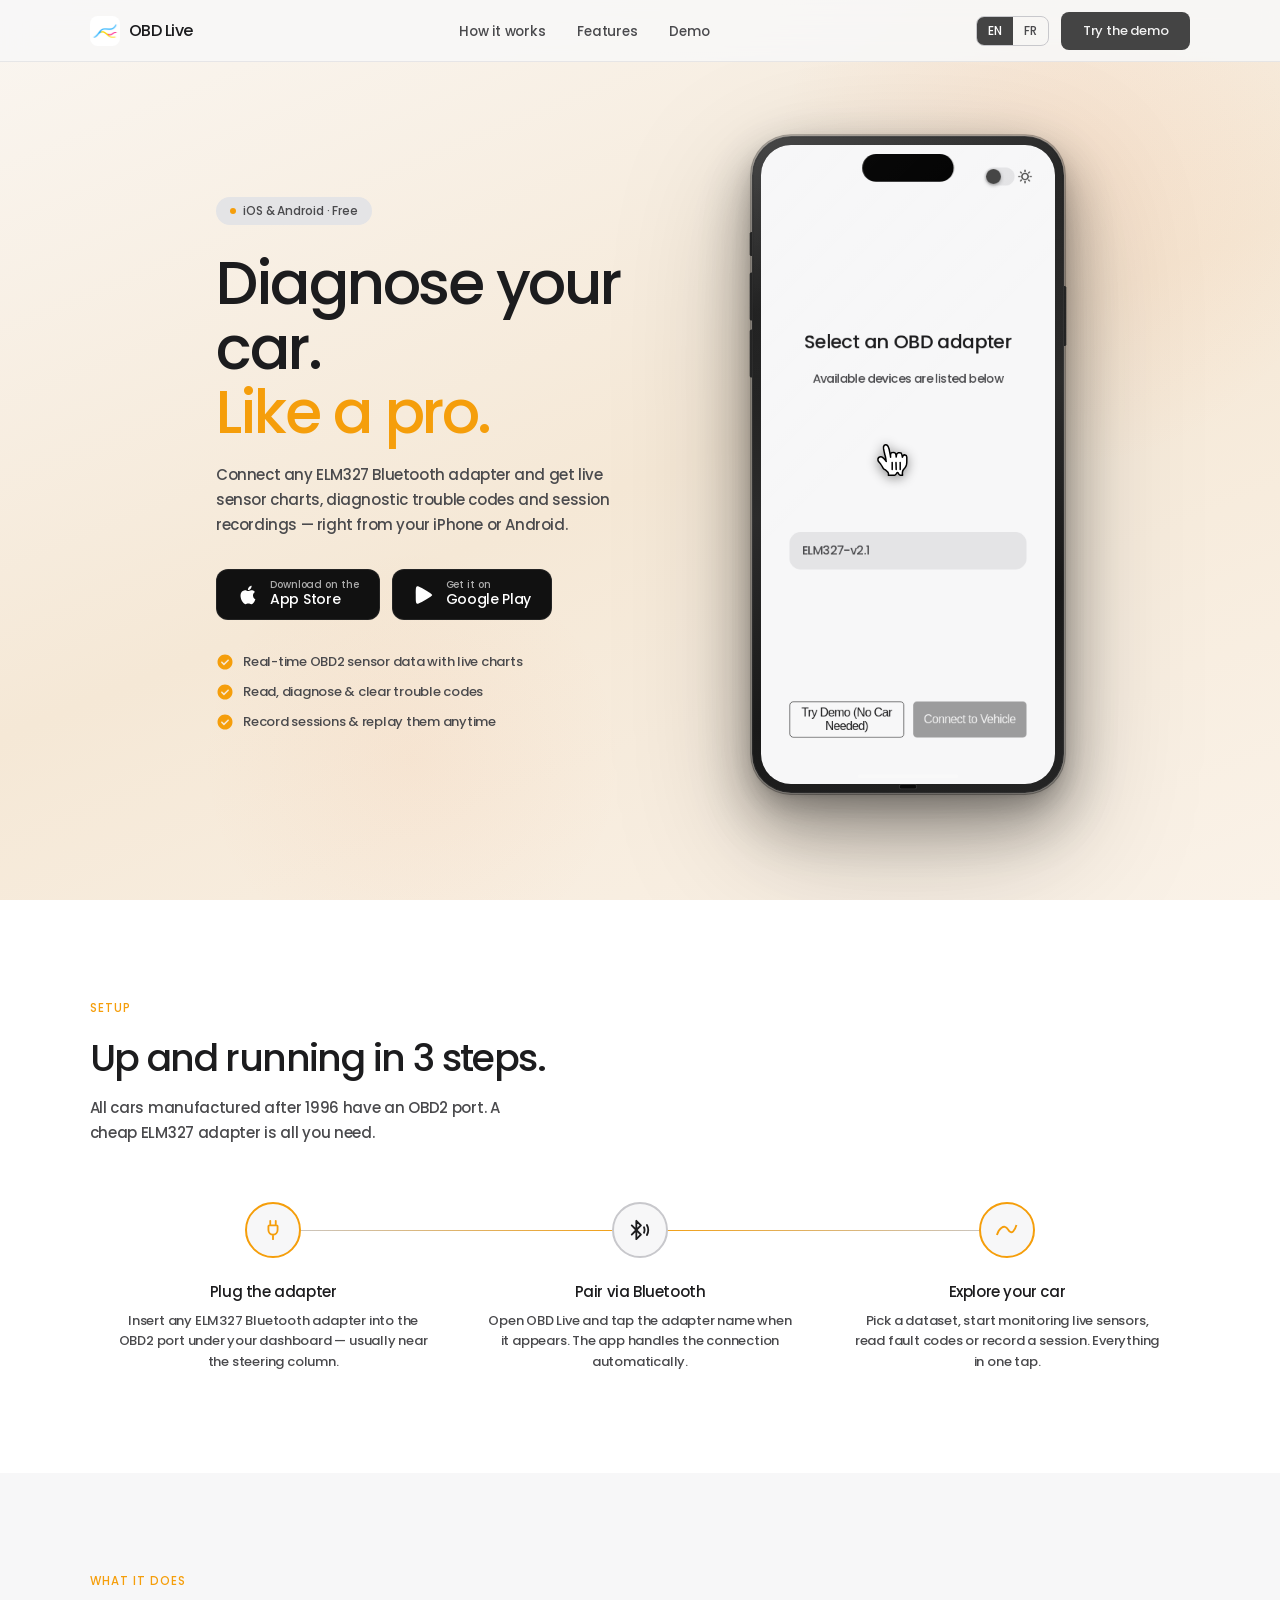
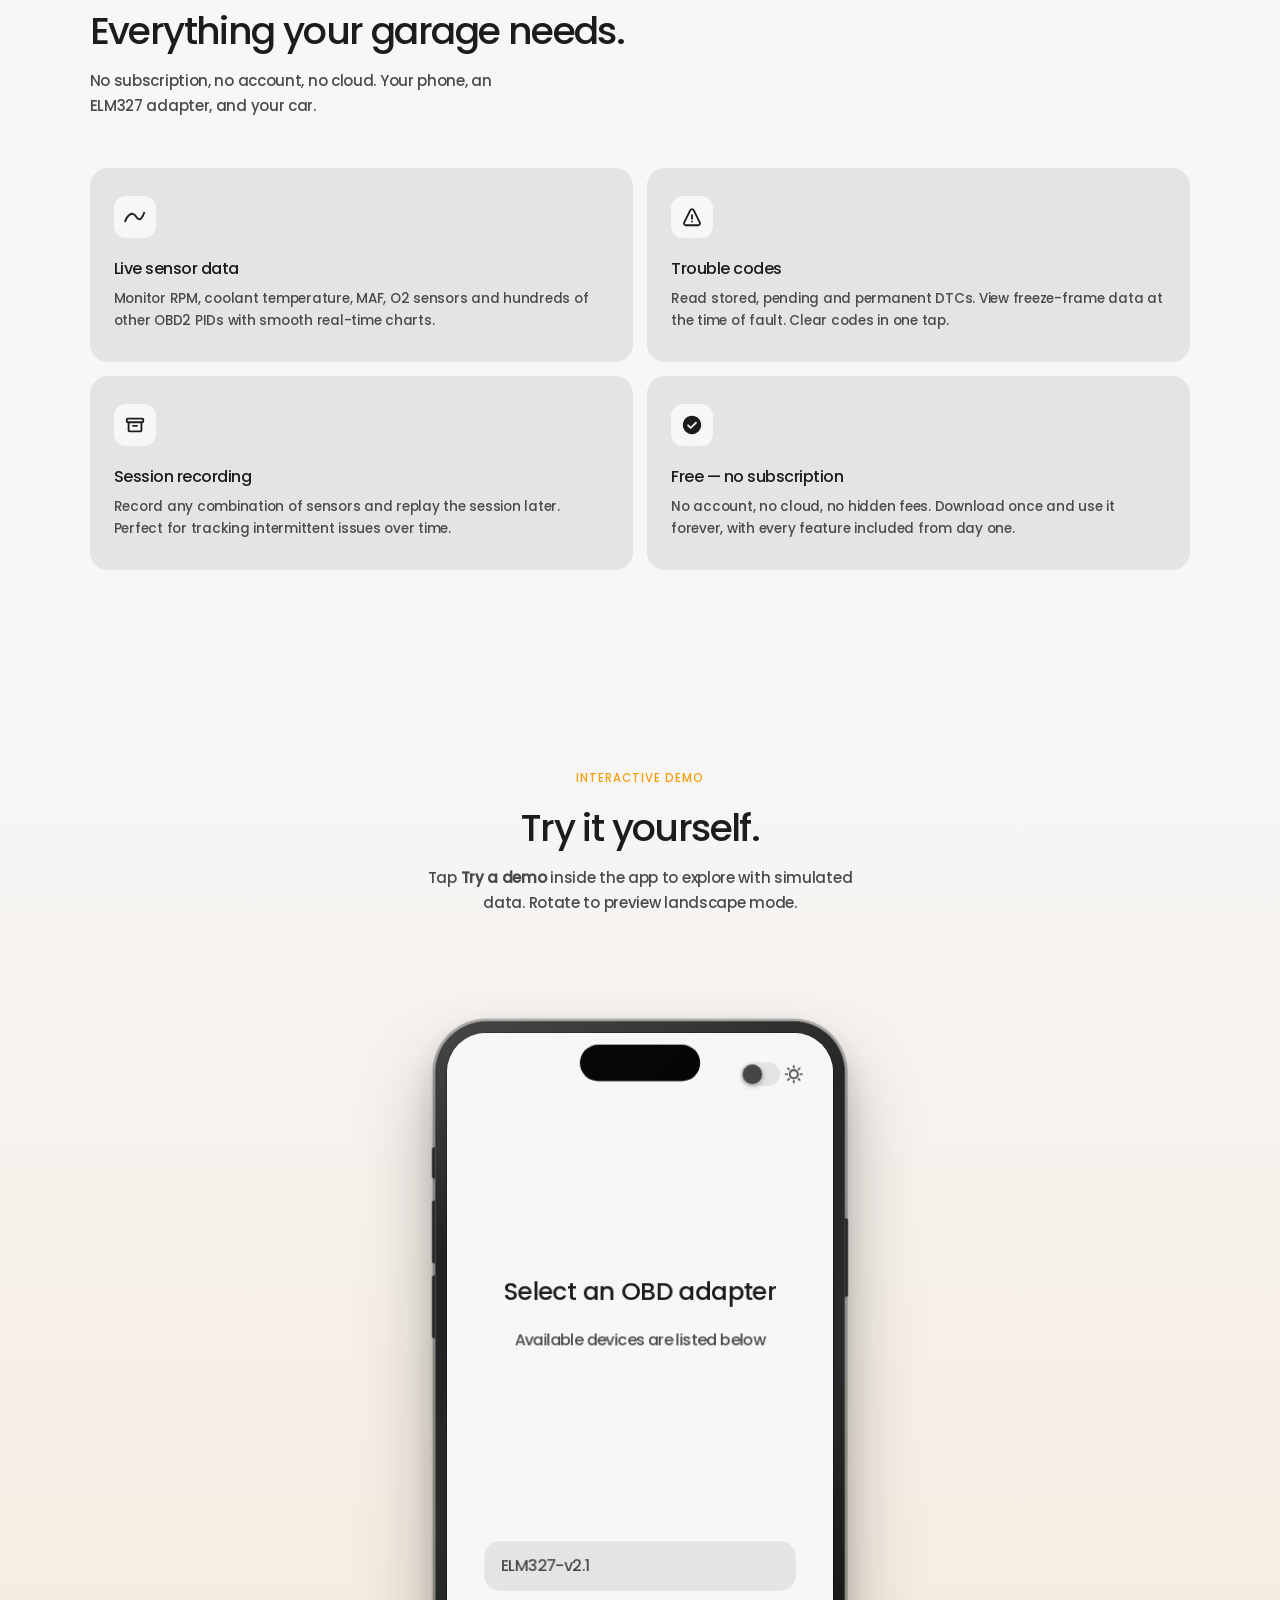
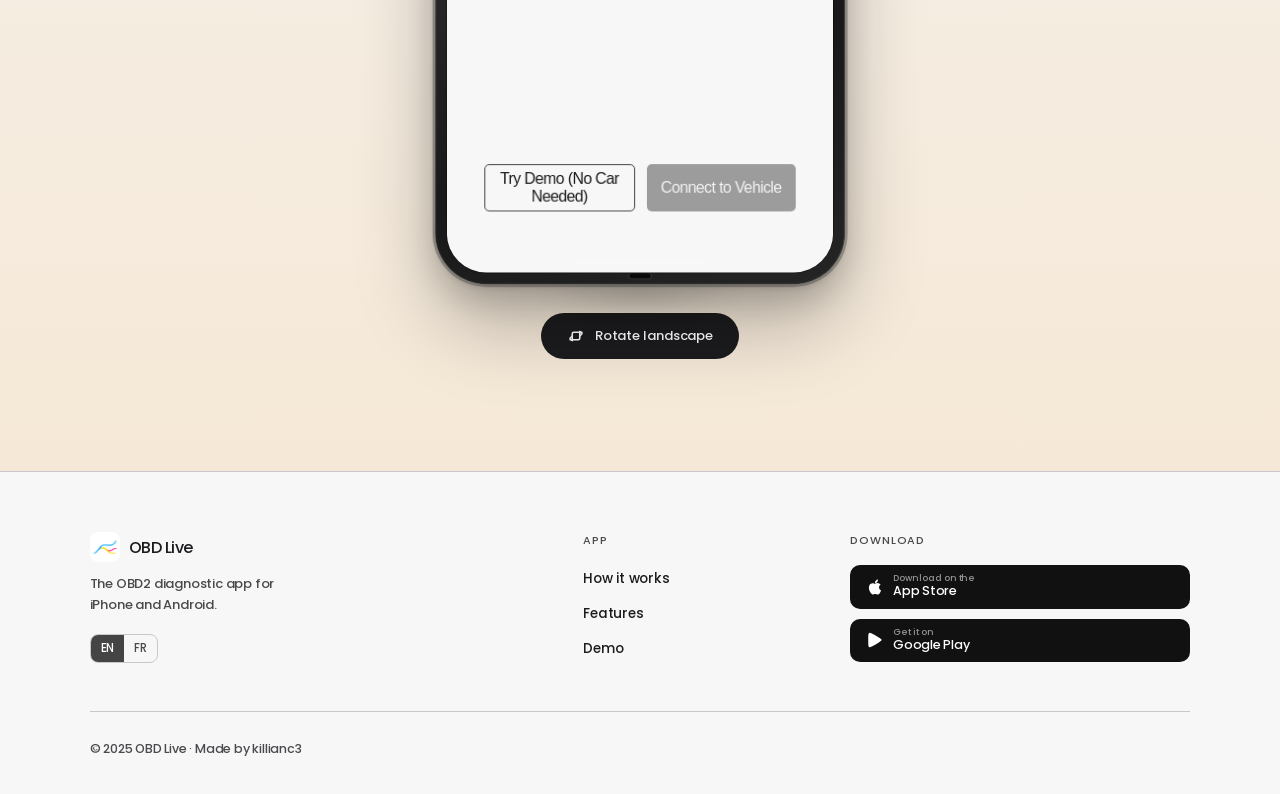
<file: index.html>
<!DOCTYPE html><html lang="en"><head><meta charset="utf-8"><meta name="viewport" content="width=device-width,initial-scale=1"><title>OBD Live — Diagnose your car. Like a pro.</title><meta name="description" content="Connect any ELM327 Bluetooth adapter to read live sensor data, diagnostic trouble codes and record sessions — right from your iPhone or Android."><link rel="icon" href="favicon.ico" sizes="any"><link rel="icon" href="favicon-32.png" type="image/png" sizes="32x32"><link rel="apple-touch-icon" href="app-icon.png"><style>*,::after,::before{margin:0;padding:0;box-sizing:border-box}@font-face{font-family:Poppins;src:url("Poppins-Medium.woff2") format("woff2");font-weight:500}@font-face{font-family:Poppins;src:url("Poppins-Light.woff2") format("woff2");font-weight:300}:root{--bg:#F7F7F8;--card:#E4E4E6;--text:#1C1C1E;--sub:#4A4A4D;--line:#C8C8CC;--btn:#444444;--btntx:#F2F2F2;--orange:#F59E0B}html{scroll-behavior:smooth}body{font-family:Poppins,-apple-system,sans-serif;background:var(--bg);color:var(--text);overflow-x:hidden}a{text-decoration:none;color:inherit}.nav{position:fixed;inset:0 0 auto 0;z-index:200;height:62px;padding:0 7%;display:flex;align-items:center;justify-content:space-between;gap:24px;background:rgba(247,247,248,.88);backdrop-filter:blur(14px);-webkit-backdrop-filter:blur(14px);border-bottom:1px solid rgba(200,200,204,.38)}.nav-brand{display:flex;align-items:center;gap:9px;flex-shrink:0}.nav-logo-img{width:30px;height:30px;border-radius:8px;display:block;flex-shrink:0}.nav-logo-text{font-size:16px;font-weight:500;letter-spacing:-.5px}.nav-links{list-style:none;display:flex;gap:32px;flex:1;justify-content:center}.nav-links a{font-size:13.5px;font-weight:500;color:var(--sub);letter-spacing:-.25px;transition:color .15s}.nav-links a:hover{color:var(--text)}.lang-toggle{display:flex;align-items:center;gap:0;border:1.5px solid var(--line);border-radius:8px;overflow:hidden;flex-shrink:0}.lang-toggle button{background:0 0;border:none;cursor:pointer;font-family:Poppins,sans-serif;font-size:12px;font-weight:500;letter-spacing:-.1px;padding:5px 11px;color:var(--sub);transition:background .15s,color .15s}.lang-toggle button.active{background:var(--btn);color:#fff}.lang-toggle button:not(.active):hover{background:var(--card)}.nav-cta{font-size:13px;font-weight:500;letter-spacing:-.2px;padding:9px 22px;background:var(--btn);color:var(--btntx);border-radius:8px;transition:background .15s,transform .12s;flex-shrink:0}.nav-cta:hover{background:#2e2e2e;transform:translateY(-1px)}.hero{min-height:100vh;padding:92px 7% 64px;display:flex;align-items:center;justify-content:center;gap:56px;background:linear-gradient(158deg,#faf6f1 0,#f5e8d6 52%,#faf2e8 100%);position:relative;overflow:hidden}.hero::before{content:'';position:absolute;top:-120px;right:-80px;width:600px;height:600px;background:radial-gradient(circle,rgba(240,124,58,.1) 0,transparent 68%);pointer-events:none}.hero::after{content:'';position:absolute;bottom:-80px;left:15%;width:440px;height:440px;background:radial-gradient(circle,rgba(240,124,58,.06) 0,transparent 68%);pointer-events:none}.hero-text{flex:1;max-width:480px;position:relative;z-index:1}.badge{display:inline-flex;align-items:center;gap:7px;padding:5px 14px;background:var(--card);border-radius:100px;font-size:12px;font-weight:500;color:var(--sub);letter-spacing:-.1px;margin-bottom:26px}.badge-dot{width:6px;height:6px;background:var(--orange);border-radius:50%}h1{font-size:clamp(36px, 4.8vw, 60px);font-weight:500;letter-spacing:-2.5px;line-height:1.07;margin-bottom:18px}h1 em{font-style:normal;color:var(--orange)}.hero-desc{font-size:15px;font-weight:500;color:var(--sub);letter-spacing:-.4px;line-height:1.68;max-width:420px;margin-bottom:32px}.store-row{display:flex;gap:12px;flex-wrap:wrap;margin-bottom:32px}.store-btn{display:inline-flex;align-items:center;gap:11px;padding:10px 20px;background:#111;color:#fff;border-radius:12px;border:1.5px solid rgba(255,255,255,.08);transition:background .15s,transform .12s;min-width:152px}.store-btn:hover{background:#2a2a2a;transform:translateY(-1px)}.store-btn svg{width:22px;height:22px;flex-shrink:0}.store-btn-label{font-size:10px;font-weight:500;color:rgba(255,255,255,.65);letter-spacing:-.1px;line-height:1}.store-btn-name{font-size:14px;font-weight:500;color:#fff;letter-spacing:-.3px;line-height:1.3}.hero-checks{display:flex;flex-direction:column;gap:10px}.check-row{display:flex;align-items:center;gap:9px;font-size:13px;font-weight:500;color:var(--sub);letter-spacing:-.25px}.check-icon{width:18px;height:18px;color:var(--orange);flex-shrink:0;display:flex;align-items:center}.check-icon svg{width:18px;height:18px}.hero-phone-clip{flex-shrink:0;width:312px;height:657px;position:relative;z-index:1;filter:drop-shadow(0 40px 64px rgba(0,0,0,.2)) drop-shadow(0 14px 28px rgba(0,0,0,.12))}.hero-phone-inner{position:absolute;top:0;left:0;width:416px;height:876px;transform-origin:top left;transform:scale(.75)}.phone-base{position:relative;width:416px;height:876px}.phone-chrome{position:absolute;top:50%;left:50%;width:416px;height:876px;border-radius:52px;z-index:1;background:linear-gradient(155deg,#3c3c3c 0,#1e1e1e 22%,#2b2b2b 48%,#191919 74%,#252525 100%);box-shadow:0 0 0 1px rgba(255,255,255,.19),0 0 0 2.5px rgba(0,0,0,.3),0 40px 80px rgba(0,0,0,.28),0 16px 32px rgba(0,0,0,.16),0 4px 8px rgba(0,0,0,.1),inset 0 1px 1px rgba(255,255,255,.11),inset 0 0 0 1.5px rgba(255,255,255,.05);transition:transform .35s ease-in-out;transform:translate3d(-50%,-50%,0)}.phone-chrome::before{content:'';position:absolute;inset:2px;border-radius:50px;background:linear-gradient(170deg,rgba(255,255,255,.06) 0,transparent 38%);pointer-events:none}.phone-chrome.landscape{transform:translate3d(-50%,-50%,0) rotate(-90deg)}.phone-screen{position:absolute;top:12px;left:12px;right:12px;bottom:12px;border-radius:40px;overflow:hidden;background:#000;box-shadow:inset 0 0 0 .5px rgba(0,0,0,.6)}.phone-screen::after{content:'';position:absolute;inset:0;border-radius:40px;background:linear-gradient(135deg,rgba(255,255,255,.045) 0,transparent 45%);pointer-events:none;z-index:30}.phone-screen iframe{position:absolute;top:0;left:0;width:392px;height:852px;border:none;transform-origin:0 0;will-change:transform;-webkit-backface-visibility:hidden;backface-visibility:hidden}.phone-chrome.landscape .phone-screen iframe{width:852px;height:392px;transform:rotate(90deg) translateY(-100%) translateZ(0)}.dynamic-island{position:absolute;top:12px;left:50%;transform:translateX(-50%);width:122px;height:37px;background:#000;border-radius:20px;z-index:20}.home-indicator{position:absolute;bottom:8px;left:50%;transform:translateX(-50%);width:134px;height:5px;background:rgba(255,255,255,.24);border-radius:3px;z-index:20}.hw-m{position:absolute;top:128px;left:-3px;width:3px;height:32px;background:linear-gradient(to right,#121212,#2e2e2e,#1b1b1b);border-radius:2px 0 0 2px}.hw-vu{position:absolute;top:182px;left:-3px;width:3px;height:64px;background:linear-gradient(to right,#121212,#2e2e2e,#1b1b1b);border-radius:2px 0 0 2px}.hw-vd{position:absolute;top:258px;left:-3px;width:3px;height:64px;background:linear-gradient(to right,#121212,#2e2e2e,#1b1b1b);border-radius:2px 0 0 2px}.hw-pw{position:absolute;top:200px;right:-3px;width:3px;height:80px;background:linear-gradient(to left,#121212,#2e2e2e,#1b1b1b);border-radius:0 2px 2px 0}.hw-uc{position:absolute;bottom:6px;left:50%;transform:translateX(-50%);width:22px;height:5px;background:#0a0a0a;border-radius:3px;box-shadow:0 0 0 1px rgba(255,255,255,.09)}.eyebrow{font-size:11.5px;font-weight:500;letter-spacing:.09em;text-transform:uppercase;color:var(--orange);margin-bottom:12px}h2{font-size:clamp(27px, 3vw, 38px);font-weight:500;letter-spacing:-1.6px;margin-bottom:10px}.section-sub{font-size:15px;font-weight:500;color:var(--sub);letter-spacing:-.3px;line-height:1.65;max-width:440px;margin-bottom:50px}.how{padding:100px 7%;background:#fff}.how .section-sub{margin-bottom:56px}.steps{display:grid;grid-template-columns:repeat(3,1fr);gap:0;position:relative}.steps::before{content:'';position:absolute;top:28px;left:calc(100% / 6);right:calc(100% / 6);height:1.5px;background:linear-gradient(to right,var(--line),var(--orange) 50%,var(--line));z-index:0}.step{display:flex;flex-direction:column;align-items:center;text-align:center;padding:0 28px;position:relative;z-index:1}.step-num{width:56px;height:56px;border-radius:50%;background:var(--bg);border:2px solid var(--line);display:flex;align-items:center;justify-content:center;font-size:18px;font-weight:500;letter-spacing:-.5px;margin-bottom:22px;position:relative}.step:first-child .step-num,.step:last-child .step-num{border-color:var(--orange);color:var(--orange)}.step-num svg{width:22px;height:22px}.step-title{font-size:15px;font-weight:500;letter-spacing:-.4px;margin-bottom:8px}.step-desc{font-size:13px;font-weight:500;color:var(--sub);letter-spacing:-.2px;line-height:1.6}.features{padding:100px 7%;background:var(--bg)}.feat-grid{display:grid;grid-template-columns:repeat(2,1fr);gap:14px}.feat-card{background:var(--card);border-radius:18px;padding:28px 24px 30px}.feat-icon{width:42px;height:42px;background:var(--bg);border-radius:12px;display:flex;align-items:center;justify-content:center;margin-bottom:18px;color:var(--text)}.feat-icon svg{width:22px;height:22px}.feat-name{font-size:16px;font-weight:500;letter-spacing:-.5px;margin-bottom:7px}.feat-desc{font-size:13.5px;font-weight:500;color:var(--sub);letter-spacing:-.25px;line-height:1.62}.oss-band{padding:80px 7%;background:linear-gradient(135deg,#1c1c1e 0,#2c2c2e 100%);display:flex;align-items:center;justify-content:space-between;gap:40px;flex-wrap:wrap}.oss-text{max-width:560px}.oss-band .eyebrow{color:var(--orange)}.oss-band h2{color:#fff;margin-bottom:10px}.oss-band .section-sub{color:rgba(255,255,255,.55);margin-bottom:0;max-width:100%}.btn-ghost{display:inline-flex;align-items:center;gap:9px;padding:13px 26px;border:1.5px solid rgba(255,255,255,.22);color:#fff;border-radius:10px;font-family:Poppins,sans-serif;font-size:14px;font-weight:500;letter-spacing:-.3px;transition:border-color .15s,background .15s,transform .12s;flex-shrink:0;white-space:nowrap}.btn-ghost:hover{border-color:rgba(255,255,255,.5);background:rgba(255,255,255,.06);transform:translateY(-1px)}.demo{padding:100px 7% 112px;display:flex;flex-direction:column;align-items:center;background:linear-gradient(180deg,var(--bg) 0,#f5e8d6 100%)}.demo-head{text-align:center;margin-bottom:56px}.demo-head .section-sub{margin-left:auto;margin-right:auto;text-align:center}.demo-stage{display:flex;flex-direction:column;align-items:center;gap:28px}.phone-wrapper{position:relative;width:416px;height:876px;transform-origin:top center}.phone-wrapper.landscape{width:876px;height:416px}.phone-shadow{position:absolute;bottom:-28px;left:50%;transform:translateX(-50%);width:200px;height:28px;background:radial-gradient(ellipse at 50% 0,rgba(0,0,0,.18) 0,transparent 75%);filter:blur(10px);pointer-events:none}.rotate-btn{display:flex;align-items:center;gap:10px;padding:13px 26px;background:#1c1c1e;border:none;border-radius:100px;color:#fff;font-family:Poppins,sans-serif;font-size:13px;font-weight:500;letter-spacing:-.1px;cursor:pointer;user-select:none;outline:0;transition:background .18s,transform .14s,box-shadow .18s}.rotate-btn:hover{background:#2c2c2e;transform:translateY(-2px);box-shadow:0 8px 24px rgba(0,0,0,.22)}.rotate-btn:active{transform:translateY(0);background:#111}.r-icon{display:flex;align-items:center;transition:transform .35s ease}.r-icon svg{width:18px;height:18px}.r-icon.spun{transform:rotate(-90deg)}footer{padding:60px 7% 36px;border-top:1px solid var(--line);background:var(--bg)}.footer-top{display:grid;grid-template-columns:2fr 1fr 1.5fr;gap:40px;padding-bottom:48px;border-bottom:1px solid var(--line);margin-bottom:28px}.footer-brand .nav-brand{margin-bottom:12px}.footer-tagline{font-size:13px;font-weight:500;color:var(--sub);letter-spacing:-.2px;line-height:1.6;max-width:220px;margin-bottom:18px}.footer-lang{display:inline-flex;align-items:center;gap:0;border:1.5px solid var(--line);border-radius:8px;overflow:hidden}.footer-lang button{background:0 0;border:none;cursor:pointer;font-family:Poppins,sans-serif;font-size:11.5px;font-weight:500;letter-spacing:-.1px;padding:5px 10px;color:var(--sub);transition:background .15s,color .15s}.footer-lang button.active{background:var(--btn);color:#fff}.footer-col-title{font-size:11px;font-weight:500;letter-spacing:.08em;text-transform:uppercase;color:var(--sub);margin-bottom:16px}.footer-col-links{list-style:none;display:flex;flex-direction:column;gap:10px}.footer-col-links a{font-size:13.5px;font-weight:500;color:var(--text);letter-spacing:-.25px;transition:color .15s}.footer-col-links a:hover{color:var(--orange)}.footer-store-col{display:flex;flex-direction:column;gap:10px}.footer-store-btn{display:inline-flex;align-items:center;gap:9px;padding:9px 16px;background:#111;color:#fff;border-radius:10px;transition:background .15s}.footer-store-btn:hover{background:#2a2a2a}.footer-store-btn svg{width:18px;height:18px;flex-shrink:0}.footer-store-btn-label{font-size:9px;font-weight:500;color:rgba(255,255,255,.55);letter-spacing:-.05px;line-height:1}.footer-store-btn-name{font-size:12.5px;font-weight:500;color:#fff;letter-spacing:-.25px;line-height:1.3}.footer-bottom{display:flex;align-items:center;justify-content:space-between;flex-wrap:wrap;gap:10px}.footer-copy{font-size:12.5px;font-weight:500;color:var(--sub);letter-spacing:-.2px}@media (max-width:1020px){.footer-top{grid-template-columns:1fr 1fr}.footer-brand{grid-column:1/-1}}@media (max-width:960px){.hero{flex-direction:column-reverse;text-align:center;padding:100px 6% 60px;gap:40px}.hero-text{max-width:100%}.hero-desc{max-width:100%}.store-row{justify-content:center}.hero-checks{align-items:center}.nav-links{display:none}.hero-phone-clip{width:234px;height:493px}.hero-phone-inner{transform:scale(.5625)}.steps{grid-template-columns:1fr;gap:32px}.steps::before{display:none}.oss-band{flex-direction:column;align-items:flex-start}}@media (max-width:540px){.footer-top{grid-template-columns:1fr}.footer-bottom{justify-content:center;text-align:center}.lang-toggle{display:none}}</style></head><body><svg xmlns="http://www.w3.org/2000/svg" style="display:none" id="svg-sprite"><symbol id="i-logo" viewBox="0 0 24 24"><circle cx="12" cy="12" r="2.5" fill="currentColor"/><path d="M12 2v2.5M12 19.5V22M2 12h2.5M19.5 12H22M5.64 5.64l1.77 1.77M16.59 16.59l1.77 1.77M5.64 18.36l1.77-1.77M16.59 7.41l1.77-1.77" stroke="currentColor" stroke-width="2" stroke-linecap="round"/></symbol><symbol id="i-curve" viewBox="0 0 24 12"><path d="M1 11.5C2.52874 5.49993 8.92294 -1.70019 13.116 5.4999C17.3092 12.7 20.9781 5.16667 22.2885 0.5" stroke="currentColor" fill="none" stroke-width="2"/></symbol><symbol id="i-dtc" viewBox="0 0 24 24"><circle cx="12" cy="17" r="1" fill="currentColor"/><path d="M12 10L12 14" fill="none" stroke="currentColor" stroke-width="2" stroke-linecap="round" stroke-linejoin="round"/><path d="M3.44722 18.1056L10.2111 4.57771C10.9482 3.10361 13.0518 3.10362 13.7889 4.57771L20.5528 18.1056C21.2177 19.4354 20.2507 21 18.7639 21H5.23607C3.7493 21 2.78231 19.4354 3.44722 18.1056Z" fill="none" stroke="currentColor" stroke-width="2" stroke-linecap="round" stroke-linejoin="round"/></symbol><symbol id="i-archive" viewBox="0 0 24 24"><path stroke="currentColor" fill="none" stroke-linejoin="round" stroke-width="2" d="M10 12v1h4v-1m4 7H6a1 1 0 0 1-1-1V9h14v9a1 1 0 0 1-1 1ZM4 5h16a1 1 0 0 1 1 1v2a1 1 0 0 1-1 1H4a1 1 0 0 1-1-1V6a1 1 0 0 1 1-1Z"/></symbol><symbol id="i-ble" viewBox="0 0 24 24"><path d="M19.5282 6.5C20.4641 8.11795 20.9998 9.99642 20.9998 12C20.9998 14.0036 20.4641 15.882 19.5282 17.5M16.3262 9C16.7581 9.90926 16.9998 10.9264 16.9998 12C16.9998 13.0736 16.7581 14.0907 16.3262 15M3 17L8 12M8 12L13 7L8 2V12ZM8 12V22L13 17L8 12ZM8 12L3 7" fill="none" stroke="currentColor" stroke-width="2" stroke-linecap="round" stroke-linejoin="round"/></symbol><symbol id="i-globe" viewBox="0 0 24 24"><circle cx="12" cy="12" r="10" stroke="currentColor" fill="none" stroke-width="2"/><path d="M2 12h20M12 2c-2.5 3-4 6.5-4 10s1.5 7 4 10M12 2c2.5 3 4 6.5 4 10s-1.5 7-4 10" stroke="currentColor" fill="none" stroke-width="2"/></symbol><symbol id="i-plug" viewBox="0 0 24 24"><path d="M9 2v5M15 2v5M8 7h8a1 1 0 0 1 1 1v4a5 5 0 0 1-10 0V8a1 1 0 0 1 1-1ZM12 17v5" stroke="currentColor" fill="none" stroke-width="2" stroke-linecap="round" stroke-linejoin="round"/></symbol><symbol id="i-check" viewBox="0 0 20 20"><path d="M8.83332 11.5001L7.04166 9.70841C6.88888 9.55564 6.69443 9.47925 6.45832 9.47925C6.22221 9.47925 6.02777 9.55564 5.87499 9.70841C5.72221 9.86119 5.64582 10.0556 5.64582 10.2917C5.64582 10.5279 5.72221 10.7223 5.87499 10.8751L8.24999 13.2501C8.41666 13.4167 8.6111 13.5001 8.83332 13.5001C9.05555 13.5001 9.24999 13.4167 9.41666 13.2501L14.125 8.54175C14.2778 8.38897 14.3542 8.19453 14.3542 7.95841C14.3542 7.7223 14.2778 7.52786 14.125 7.37508C13.9722 7.2223 13.7778 7.14591 13.5417 7.14591C13.3055 7.14591 13.1111 7.2223 12.9583 7.37508L8.83332 11.5001ZM9.99999 18.3334C8.84721 18.3334 7.76388 18.1147 6.74999 17.6772C5.7361 17.2397 4.85416 16.6459 4.10416 15.8959C3.35416 15.1459 2.76041 14.264 2.32291 13.2501C1.88541 12.2362 1.66666 11.1529 1.66666 10.0001C1.66666 8.8473 1.88541 7.76397 2.32291 6.75008C2.76041 5.73619 3.35416 4.85425 4.10416 4.10425C4.85416 3.35425 5.7361 2.7605 6.74999 2.323C7.76388 1.8855 8.84721 1.66675 9.99999 1.66675C11.1528 1.66675 12.2361 1.8855 13.25 2.323C14.2639 2.7605 15.1458 3.35425 15.8958 4.10425C16.6458 4.85425 17.2396 5.73619 17.6771 6.75008C18.1146 7.76397 18.3333 8.8473 18.3333 10.0001C18.3333 11.1529 18.1146 12.2362 17.6771 13.2501C17.2396 14.264 16.6458 15.1459 15.8958 15.8959C15.1458 16.6459 14.2639 17.2397 13.25 17.6772C12.2361 18.1147 11.1528 18.3334 9.99999 18.3334Z" fill="currentColor"/></symbol><symbol id="i-arrow" viewBox="0 0 24 24"><path d="M5 12h14M12 5l7 7-7 7" stroke="currentColor" fill="none" stroke-width="2.2" stroke-linecap="round" stroke-linejoin="round"/></symbol><symbol id="i-github" viewBox="0 0 24 24"><path d="M12 2C6.477 2 2 6.484 2 12.017c0 4.425 2.865 8.18 6.839 9.504.5.092.682-.217.682-.483 0-.237-.008-.868-.013-1.703-2.782.605-3.369-1.343-3.369-1.343-.454-1.158-1.11-1.466-1.11-1.466-.908-.62.069-.608.069-.608 1.003.07 1.531 1.032 1.531 1.032.892 1.53 2.341 1.088 2.91.832.092-.647.35-1.088.636-1.338-2.22-.253-4.555-1.113-4.555-4.951 0-1.093.39-1.988 1.029-2.688-.103-.253-.446-1.272.098-2.65 0 0 .84-.27 2.75 1.026A9.564 9.564 0 0 1 12 6.844a9.59 9.59 0 0 1 2.504.337c1.909-1.296 2.747-1.027 2.747-1.027.546 1.379.202 2.398.1 2.651.64.7 1.028 1.595 1.028 2.688 0 3.848-2.339 4.695-4.566 4.943.359.309.678.92.678 1.855 0 1.338-.012 2.419-.012 2.747 0 .268.18.58.688.482A10.02 10.02 0 0 0 22 12.017C22 6.484 17.522 2 12 2z" fill="currentColor"/></symbol><symbol id="i-apple" viewBox="0 0 24 24"><path d="M18.71 19.5c-.83 1.24-1.71 2.45-3.05 2.47-1.34.03-1.77-.79-3.29-.79-1.53 0-2 .77-3.27.82-1.31.05-2.3-1.32-3.14-2.53C4.25 17 2.94 12.45 4.7 9.39c.87-1.52 2.43-2.48 4.12-2.51 1.28-.02 2.5.87 3.29.87.78 0 2.26-1.07 3.8-.91.65.03 2.47.26 3.64 1.98-.09.06-2.17 1.28-2.15 3.81.03 3.02 2.65 4.03 2.68 4.04-.03.07-.42 1.44-1.38 2.83M13 3.5c.73-.83 1.94-1.46 2.94-1.5.13 1.17-.34 2.35-1.04 3.19-.69.85-1.83 1.51-2.95 1.42-.15-1.15.41-2.35 1.05-3.11z" fill="currentColor"/></symbol><symbol id="i-play" viewBox="0 0 24 24"><path d="M4.5 2.5C3.12 3.3 3 3.93 3 12s.12 8.7 1.5 9.5C6 22.4 21 13.5 21 12S6 1.6 4.5 2.5z" fill="currentColor"/></symbol><symbol id="i-rotate" viewBox="0 0 24 24"><path d="M20 7H9a2 2 0 0 0-2 2v9" stroke="currentColor" fill="none" stroke-width="2.1" stroke-linecap="round" stroke-linejoin="round"/><path d="m7 18-3-3 3-3" stroke="currentColor" fill="none" stroke-width="2.1" stroke-linecap="round" stroke-linejoin="round"/><path d="M4 17H15a2 2 0 0 0 2-2V6" stroke="currentColor" fill="none" stroke-width="2.1" stroke-linecap="round" stroke-linejoin="round"/><path d="m17 6 3 3-3 3" stroke="currentColor" fill="none" stroke-width="2.1" stroke-linecap="round" stroke-linejoin="round"/></symbol></svg><nav class="nav"><a class="nav-brand" href="#"><img src="app-icon.png" class="nav-logo-img" alt=""> <span class="nav-logo-text">OBD Live</span></a><ul class="nav-links"><li><a href="#how" data-i18n="navHow">How it works</a></li><li><a href="#features" data-i18n="navFeatures">Features</a></li><li><a href="#demo" data-i18n="navDemo">Demo</a></li></ul><div style="display:flex;align-items:center;gap:12px"><div class="lang-toggle"><button id="nav-en" class="active" onclick='setLang("en")'>EN</button> <button id="nav-fr" onclick='setLang("fr")'>FR</button></div><a href="#demo" class="nav-cta" data-i18n="navCta">Try the demo</a></div></nav><section class="hero"><div class="hero-text"><div class="badge"><span class="badge-dot"></span> <span data-i18n="heroBadge">iOS &amp; Android · Free</span></div><h1 data-i18n="heroTitle">Diagnose your car.<br><em>Like a pro.</em></h1><p class="hero-desc" data-i18n="heroDesc">Connect any ELM327 Bluetooth adapter and get live sensor charts, diagnostic trouble codes and session recordings — right from your iPhone or Android.</p><div class="store-row"><a href="https://apps.apple.com/us/app/obd-live-car-scanner-obd2/id6757396850" class="store-btn" target="_blank" rel="noopener"><svg><use href="#i-apple"/></svg><div><div class="store-btn-label" data-i18n="storeLabelApple">Download on the</div><div class="store-btn-name">App Store</div></div></a><a href="https://play.google.com/store/apps/details?id=fr.killianc3.obd" class="store-btn" target="_blank" rel="noopener"><svg><use href="#i-play"/></svg><div><div class="store-btn-label" data-i18n="storeLabelGoogle">Get it on</div><div class="store-btn-name">Google Play</div></div></a></div><div class="hero-checks"><div class="check-row"><span class="check-icon"><svg><use href="#i-check"/></svg></span><span data-i18n="check1">Real-time OBD2 sensor data with live charts</span></div><div class="check-row"><span class="check-icon"><svg><use href="#i-check"/></svg></span><span data-i18n="check2">Read, diagnose &amp; clear trouble codes</span></div><div class="check-row"><span class="check-icon"><svg><use href="#i-check"/></svg></span><span data-i18n="check3">Record sessions &amp; replay them anytime</span></div></div></div><div class="hero-phone-clip"><div class="hero-phone-inner"><div class="phone-base"><div class="phone-chrome"><div class="phone-screen"><iframe id="hero-frame" src="app.html?auto&lang=en" title="OBD Live Preview" loading="eager"></iframe><div class="dynamic-island"></div><div class="home-indicator"></div></div><div class="hw-m"></div><div class="hw-vu"></div><div class="hw-vd"></div><div class="hw-pw"></div><div class="hw-uc"></div></div></div></div></div></section><section class="how" id="how"><p class="eyebrow" data-i18n="howEyebrow">Setup</p><h2 data-i18n="howTitle">Up and running in 3 steps.</h2><p class="section-sub" data-i18n="howSub">All cars manufactured after 1996 have an OBD2 port. A cheap ELM327 adapter is all you need.</p><div class="steps"><div class="step"><div class="step-num"><svg><use href="#i-plug"/></svg></div><div class="step-title" data-i18n="step1Title">Plug the adapter</div><div class="step-desc" data-i18n="step1Desc">Insert any ELM327 Bluetooth adapter into the OBD2 port under your dashboard — usually near the steering column.</div></div><div class="step"><div class="step-num"><svg><use href="#i-ble"/></svg></div><div class="step-title" data-i18n="step2Title">Pair via Bluetooth</div><div class="step-desc" data-i18n="step2Desc">Open OBD Live and tap the adapter name when it appears. The app handles the connection automatically.</div></div><div class="step"><div class="step-num"><svg><use href="#i-curve"/></svg></div><div class="step-title" data-i18n="step3Title">Explore your car</div><div class="step-desc" data-i18n="step3Desc">Pick a dataset, start monitoring live sensors, read fault codes or record a session. Everything in one tap.</div></div></div></section><section class="features" id="features"><p class="eyebrow" data-i18n="featEyebrow">What it does</p><h2 data-i18n="featTitle">Everything your garage needs.</h2><p class="section-sub" data-i18n="featSub">No subscription, no account, no cloud. Your phone, an ELM327 adapter, and your car.</p><div class="feat-grid"><div class="feat-card"><div class="feat-icon"><svg><use href="#i-curve"/></svg></div><div class="feat-name" data-i18n="feat1Name">Live sensor data</div><div class="feat-desc" data-i18n="feat1Desc">Monitor RPM, coolant temperature, MAF, O2 sensors and hundreds of other OBD2 PIDs with smooth real-time charts.</div></div><div class="feat-card"><div class="feat-icon"><svg><use href="#i-dtc"/></svg></div><div class="feat-name" data-i18n="feat2Name">Trouble codes</div><div class="feat-desc" data-i18n="feat2Desc">Read stored, pending and permanent DTCs. View freeze-frame data at the time of fault. Clear codes in one tap.</div></div><div class="feat-card"><div class="feat-icon"><svg><use href="#i-archive"/></svg></div><div class="feat-name" data-i18n="feat3Name">Session recording</div><div class="feat-desc" data-i18n="feat3Desc">Record any combination of sensors and replay the session later. Perfect for tracking intermittent issues over time.</div></div><div class="feat-card"><div class="feat-icon"><svg><use href="#i-check"/></svg></div><div class="feat-name" data-i18n="feat6Name">Free — no subscription</div><div class="feat-desc" data-i18n="feat6Desc">No account, no cloud, no hidden fees. Download once and use it forever, with every feature included from day one.</div></div></div></section><section class="demo" id="demo"><div class="demo-head"><p class="eyebrow" data-i18n="demoEyebrow">Interactive demo</p><h2 data-i18n="demoTitle">Try it yourself.</h2><p class="section-sub" data-i18n="demoSub">Tap <strong>Try a demo</strong> inside the app to explore with simulated data. Rotate to preview landscape mode.</p></div><div class="demo-stage"><div class="phone-wrapper" id="phone-wrapper"><div class="phone-chrome" id="demo-phone"><div class="phone-screen"><iframe id="demo-frame" src="app.html?lang=en" title="OBD Live App Demo"></iframe><div class="dynamic-island"></div><div class="home-indicator"></div></div><div class="hw-m"></div><div class="hw-vu"></div><div class="hw-vd"></div><div class="hw-pw"></div><div class="hw-uc"></div></div><div class="phone-shadow"></div></div><button class="rotate-btn" onclick="toggleDemo()"><span class="r-icon" id="r-icon"><svg><use href="#i-rotate"/></svg> </span><span id="rotate-label" data-i18n="rotateLandscape">Rotate landscape</span></button></div></section><footer><div class="footer-top"><div class="footer-brand"><a class="nav-brand" href="#"><img src="app-icon.png" class="nav-logo-img" alt=""> <span class="nav-logo-text">OBD Live</span></a><p class="footer-tagline" data-i18n="footerTagline">The OBD2 diagnostic app for iPhone and Android.</p><div class="footer-lang"><button id="footer-en" class="active" onclick='setLang("en")'>EN</button> <button id="footer-fr" onclick='setLang("fr")'>FR</button></div></div><div><div class="footer-col-title" data-i18n="footerColApp">App</div><ul class="footer-col-links"><li><a href="#how" data-i18n="navHow">How it works</a></li><li><a href="#features" data-i18n="navFeatures">Features</a></li><li><a href="#demo" data-i18n="navDemo">Demo</a></li></ul></div><div><div class="footer-col-title" data-i18n="footerColDownload">Download</div><div class="footer-store-col"><a href="https://apps.apple.com/us/app/obd-live-car-scanner-obd2/id6757396850" class="footer-store-btn" target="_blank" rel="noopener"><svg><use href="#i-apple"/></svg><div><div class="footer-store-btn-label" data-i18n="storeLabelApple">Download on the</div><div class="footer-store-btn-name">App Store</div></div></a><a href="https://play.google.com/store/apps/details?id=fr.killianc3.obd" class="footer-store-btn" target="_blank" rel="noopener"><svg><use href="#i-play"/></svg><div><div class="footer-store-btn-label" data-i18n="storeLabelGoogle">Get it on</div><div class="footer-store-btn-name">Google Play</div></div></a></div></div></div><div class="footer-bottom"><span class="footer-copy" data-i18n="footerCopy">© 2025 OBD Live · Made by killianc3</span></div></footer><script>const STRINGS={en:{navHow:"How it works",navFeatures:"Features",navDemo:"Demo",navCta:"Try the demo",heroBadge:"iOS &amp; Android · Free",heroTitle:"Diagnose your car.<br><em>Like a pro.</em>",heroDesc:"Connect any ELM327 Bluetooth adapter and get live sensor charts, diagnostic trouble codes and session recordings — right from your iPhone or Android.",storeLabelApple:"Download on the",storeLabelGoogle:"Get it on",check1:"Real-time OBD2 sensor data with live charts",check2:"Read, diagnose &amp; clear trouble codes",check3:"Record sessions &amp; replay them anytime",howEyebrow:"Setup",howTitle:"Up and running in 3 steps.",howSub:"All cars manufactured after 1996 have an OBD2 port. A cheap ELM327 adapter is all you need.",step1Title:"Plug the adapter",step1Desc:"Insert any ELM327 Bluetooth adapter into the OBD2 port under your dashboard — usually near the steering column.",step2Title:"Pair via Bluetooth",step2Desc:"Open OBD Live and tap the adapter name when it appears. The app handles the connection automatically.",step3Title:"Explore your car",step3Desc:"Pick a dataset, start monitoring live sensors, read fault codes or record a session. Everything in one tap.",featEyebrow:"What it does",featTitle:"Everything your garage needs.",featSub:"No subscription, no account, no cloud. Your phone, an ELM327 adapter, and your car.",feat1Name:"Live sensor data",feat1Desc:"Monitor RPM, coolant temperature, MAF, O2 sensors and hundreds of other OBD2 PIDs with smooth real-time charts.",feat2Name:"Trouble codes",feat2Desc:"Read stored, pending and permanent DTCs. View freeze-frame data at the time of fault. Clear codes in one tap.",feat3Name:"Session recording",feat3Desc:"Record any combination of sensors and replay the session later. Perfect for tracking intermittent issues over time.",feat4Name:"Wireless &amp; effortless",feat4Desc:"Connects to any ELM327 v1.5+ adapter over Bluetooth LE. Plug it into the OBD2 port under your dashboard and go.",feat5Name:"French &amp; English",feat5Desc:"The app is fully available in both French and English. Language follows your device settings automatically.",feat6Name:"Free — no subscription",feat6Desc:"No account, no cloud, no hidden fees. Download once and use it forever, with every feature included from day one.",ossEyebrow:"Open source",ossTitle:"Free. Open. Forever.",ossSub:"No tracking, no ads, no subscription — ever. OBD Live is MIT-licensed and built in the open. Every commit is public.",ossBtn:"View on GitHub",demoEyebrow:"Interactive demo",demoTitle:"Try it yourself.",demoSub:"Tap <strong>Try a demo</strong> inside the app to explore with simulated data. Rotate to preview landscape mode.",rotateLandscape:"Rotate landscape",rotatePortrait:"Rotate portrait",footerTagline:"The OBD2 diagnostic app for iPhone and Android.",footerColApp:"App",footerColDownload:"Download",footerCopy:"© 2025 OBD Live · Made by killianc3"},fr:{navHow:"Fonctionnement",navFeatures:"Fonctionnalités",navDemo:"Démo",navCta:"Essayer la démo",heroBadge:"iOS &amp; Android · Gratuit",heroTitle:"Diagnostiquez votre voiture.<br><em>Comme un pro.</em>",heroDesc:"Connectez n'importe quel adaptateur Bluetooth ELM327 et accédez aux capteurs en direct, aux codes défaut et aux enregistrements de sessions — depuis votre iPhone ou Android.",storeLabelApple:"Télécharger sur l'",storeLabelGoogle:"Disponible sur",check1:"Données capteurs OBD2 en temps réel",check2:"Lire, diagnostiquer &amp; effacer les codes défaut",check3:"Enregistrer les sessions et les rejouer",howEyebrow:"Démarrage",howTitle:"Prêt en 3 étapes.",howSub:"Toutes les voitures fabriquées après 1996 ont un port OBD2. Un simple adaptateur ELM327 suffit.",step1Title:"Branchez l'adaptateur",step1Desc:"Insérez un adaptateur Bluetooth ELM327 dans le port OBD2 sous votre tableau de bord — généralement près de la colonne de direction.",step2Title:"Pairez en Bluetooth",step2Desc:"Ouvrez OBD Live et appuyez sur le nom de l'adaptateur quand il apparaît. L'application gère la connexion automatiquement.",step3Title:"Explorez votre voiture",step3Desc:"Choisissez un jeu de données, surveillez les capteurs en direct, lisez les codes défaut ou enregistrez une session. Tout en un seul appui.",featEyebrow:"Ce qu'il fait",featTitle:"Tout ce dont votre garage a besoin.",featSub:"Pas d'abonnement, pas de compte, pas de cloud. Votre téléphone, un adaptateur ELM327, et votre voiture.",feat1Name:"Données en direct",feat1Desc:"Surveillez le régime, la température du liquide de refroidissement, le MAF, les sondes O2 et des centaines d'autres PIDs OBD2 avec des graphiques en temps réel.",feat2Name:"Codes défaut",feat2Desc:"Lisez les DTC stockés, en attente et permanents. Consultez les données de gel au moment de la panne. Effacez les codes en un appui.",feat3Name:"Enregistrement de session",feat3Desc:"Enregistrez n'importe quelle combinaison de capteurs et rejouez la session plus tard. Idéal pour les pannes intermittentes.",feat4Name:"Sans fil &amp; simple",feat4Desc:"Se connecte à tout adaptateur ELM327 v1.5+ via Bluetooth LE. Branchez-le dans le port OBD2 sous votre tableau de bord et c'est parti.",feat5Name:"Français &amp; Anglais",feat5Desc:"L'application est entièrement disponible en français et en anglais. La langue suit automatiquement les paramètres de votre appareil.",feat6Name:"Gratuit — sans abonnement",feat6Desc:"Pas de compte, pas de cloud, pas de frais cachés. Téléchargez une fois et utilisez pour toujours, toutes fonctionnalités incluses dès le premier jour.",ossEyebrow:"Open source",ossTitle:"Gratuit. Ouvert. Pour toujours.",ossSub:"Aucun tracking, aucune pub, aucun abonnement — jamais. OBD Live est sous licence MIT et développé en public. Chaque commit est visible.",ossBtn:"Voir sur GitHub",demoEyebrow:"Démo interactive",demoTitle:"Essayez vous-même.",demoSub:"Appuyez sur <strong>Essayer une démo</strong> dans l'app pour explorer avec des données simulées. Pivotez pour voir le mode paysage.",rotateLandscape:"Rotation paysage",rotatePortrait:"Rotation portrait",footerTagline:"L'application OBD2 pour iPhone et Android.",footerColApp:"Application",footerColDownload:"Télécharger",footerCopy:"© 2025 OBD Live · Fait par killianc3"}};let _lang="en";function setLang(e){_lang=e,document.querySelectorAll("[data-i18n]").forEach(t=>{const a=t.getAttribute("data-i18n");void 0!==STRINGS[e][a]&&(t.innerHTML=STRINGS[e][a])}),["nav-en","nav-fr","footer-en","footer-fr"].forEach(t=>{const a=document.getElementById(t);a&&a.classList.toggle("active",t.endsWith(e))}),landscape||(document.getElementById("rotate-label").innerHTML=STRINGS[e].rotateLandscape),["hero-frame","demo-frame"].forEach(t=>{const a=document.getElementById(t);if(a)try{const t=new URL(a.src,location.href);t.searchParams.set("lang",e),a.src=t.toString()}catch(e){}})}let landscape=!1;function toggleDemo(){landscape=!landscape,document.getElementById("demo-phone").classList.toggle("landscape",landscape),document.getElementById("phone-wrapper").classList.toggle("landscape",landscape),document.getElementById("r-icon").classList.toggle("spun",landscape),document.getElementById("rotate-label").innerHTML=landscape?STRINGS[_lang].rotatePortrait:STRINGS[_lang].rotateLandscape,setTimeout(fit,370)}function fit(){const e=landscape?876:416,t=landscape?416:876,a=Math.min((window.innerWidth-96)/e,.96*window.innerHeight/t,1),o=a<.99?Math.floor(a*e)/e:1,n=document.getElementById("phone-wrapper");o<1?(n.style.transform=`scale(${o})`,n.style.marginBottom=`${Math.ceil(t*(o-1))}px`):(n.style.transform="",n.style.marginBottom="")}fit(),window.addEventListener("resize",fit)</script></body></html>
</file>
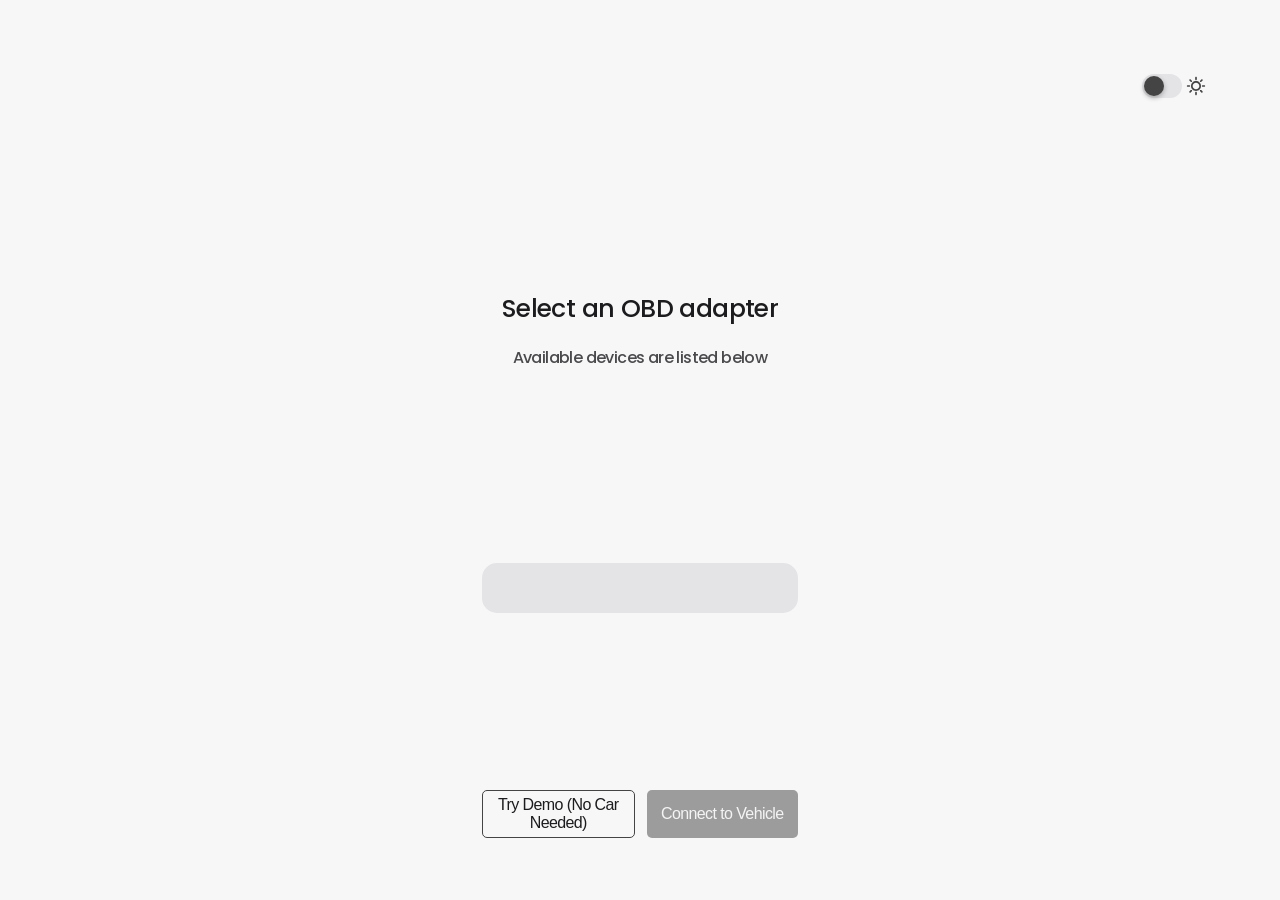
<file: app.html>
<!DOCTYPE html><html lang="en"><head><meta charset="utf-8"><title>titlee</title><meta name="viewport" content="width=device-width,initial-scale=1,maximum-scale=1,user-scalable=no"><link rel="stylesheet" href="s.css"><script src="libs/hammer.min.js"></script><script src="libs/chart.min.js"></script><script src="libs/luxon.min.js"></script><script src="libs/chartjs-adapter-luxon.min.js"></script><script src="libs/chartjs-plugin-zoom.min.js"></script><script src="libs/chartjs-plugin-streaming.min.js"></script><script src="libs/chartjs-adapter-date-fns.min.js"></script></head><body><div class="page-container"><div id="peripheral-selection-page" class="page active"><div class="header"><div class="theme-section"><label class="switch"><input class="theme-toggle" type="checkbox"> <span class="slider"></span></label> <svg class="icon sun"><use href="icons.svg#sun"></use></svg></div></div><div><h1 class="page-title string" id="peripheral-selection-title" data-string-id="PeripheralSelectionTitle"></h1><h2 class="page-description string" data-string-id="PeripheralSelectionDescription"></h2><h3 id="peripheral-selection-error" class="page-error"></h3></div><div class="list-container" id="peripherals-div"></div><div class="horizontal-double-button"><button id="demo-button" class="second-button string" data-string-id="DemoButtonTitle">Try a demo</button> <button id="peripheral-selection-continue-button" class="button string" data-string-id="PeripheralSelectionConnectionButton" disabled="disabled">Connect to the vehicle</button></div></div><div id="vehicle-connection-page" class="page"><div class="header"><div class="theme-section"><label class="switch"><input class="theme-toggle" type="checkbox"> <span class="slider"></span></label> <svg class="icon sun"><use href="icons.svg#sun"></use></svg></div></div><div><h1 class="page-title string" data-string-id="VehicleConnectionTitle"></h1><h2 class="page-description string" data-string-id="VehicleConnectionDescription"></h2><h3 id="vehicle-connection-error" class="page-error"></h3></div><div class="progress-bar"><div id="progress-bar-value" class="progress-bar-value"></div></div><div></div></div><div id="trouble-code-page" class="page"><div class="header"><div class="theme-section"><label class="switch"><input class="theme-toggle" type="checkbox"> <span class="slider"></span></label> <svg class="icon sun"><use href="icons.svg#sun"></use></svg></div><div id="trouble-code-back-div" class="clickable-div demo-back-div"><svg class="icon back"><use href="icons.svg#back"></use></svg></div></div><div><h1 class="page-title string" data-string-id="TroubleCodeTitle"></h1><h2 class="page-description string" data-string-id="TroubleCodeDescription"></h2><h3 id="clear-trouble-code-error" class="page-error"></h3></div><div class="radio-inputs"><label class="radio"><input type="radio" name="radio" id="pending-radio"> <span class="name string" data-string-id="PendingRadioTitle"></span></label> <label class="radio"><input type="radio" name="radio" checked="" id="stored-radio"> <span class="name string" data-string-id="StoredRadioTitle"></span></label> <label class="radio"><input type="radio" name="radio" id="permanent-radio"> <span class="name string" data-string-id="PermanentRadioTitle"></span></label></div><div class="stc-container" id="pending-dtc-container"><h3 id="pending-dtc-error-title" class="page-error"></h3><div class="list-container" id="pending-dtc-div"></div></div><div class="dtc-container" id="stored-dtc-container"><h3 id="stored-dtc-error-title" class="page-error"></h3><div class="list-container" id="stored-dtc-div"></div><button class="second-button string" id="clear-trouble-code" data-string-id="ClearTroubleCode"></button> <button class="warning-button string" id="definitive-clear-trouble-code" data-string-id="DefinitiveClearTroubleCode"></button> <button class="warning-button string" id="erasing-trouble-code" data-string-id="ErasingTroubleCode"></button></div><div class="dtc-container" id="permanent-dtc-container"><h3 id="permanent-dtc-error-title" class="page-error"></h3><div class="list-container" id="permanent-dtc-div"></div></div><div></div></div><div id="freeze-trouble-code-page" class="page"><div class="header"><div class="theme-section"><label class="switch"><input class="theme-toggle" type="checkbox"> <span class="slider"></span></label> <svg class="icon sun"><use href="icons.svg#sun"></use></svg></div><div id="freeze-trouble-code-back-div" class="clickable-div demo-back-div"><svg class="icon back"><use href="icons.svg#back"></use></svg></div></div><div><h1 class="page-title string" data-string-id="FreezePidsTitle"></h1><h2 class="page-description string" data-string-id="FreezePidsDescription"></h2><h3 id="freeze-trouble-code-error" class="page-error"></h3></div><div id="freeze-pids-div" class="pid-container freeze-pid-container"></div><div></div></div><div id="dataset-page" class="page"><div class="header"><div class="theme-section"><label class="switch"><input class="theme-toggle" type="checkbox"> <span class="slider"></span></label> <svg class="icon sun"><use href="icons.svg#sun"></use></svg></div><div id="dataset-back-div" class="clickable-div demo-back-div"><svg class="icon back"><use href="icons.svg#back"></use></svg></div></div><div><h1 class="page-title string" data-string-id="DatasetTitle"></h1><h2 class="page-description string" data-string-id="DatasetDescription"></h2></div><div id="datasets-div" class="list-container"></div><button id="create-or-modify-dataset-button" class="second-button string" data-string-id="DatasetModificationButton"></button><div class="double-button-container" id="create-or-modify-dataset-div"><button id="create-dataset-button" class="second-button string" data-string-id="DatasetCreateButton"></button> <button id="save-modification-button" class="button string" data-string-id="DatasetSaveButton"></button></div><div></div></div><div id="data-type-page" class="page"><div class="header"><div class="theme-section"><label class="switch"><input class="theme-toggle" type="checkbox"> <span class="slider"></span></label> <svg class="icon sun"><use href="icons.svg#sun"></use></svg></div><div id="data-type-back-div" class="clickable-div"><svg class="icon back"><use href="icons.svg#back"></use></svg></div></div><div><h1 class="page-title string" data-string-id="DataTypeTitle"></h1><h2 class="page-description string" data-string-id="DataTypeDescription"></h2></div><div class="list-container module-list-container"><div id="multiple-pid-div" class="list-item module-list-item"><div class="list-item-image-and-title"><svg class="icon curve"><use href="icons.svg#curve"></use></svg><h3 class="list-item-title string" data-string-id="DataTypeCurve"></h3></div></div><div class="line"></div><div id="single-pid-div" class="list-item module-list-item"><div class="list-item-image-and-title"><svg class="icon normal"><use href="icons.svg#text"></use></svg><h3 class="list-item-title string" data-string-id="DataTypeStandalone"></h3></div></div><div class="line"></div></div><button id="data-type-continue-button" class="button string" data-string-id="ContinueButton"></button><div></div></div><div id="sensor-page" class="page"><div class="header"><div class="theme-section"><label class="switch"><input class="theme-toggle" type="checkbox"> <span class="slider"></span></label> <svg class="icon sun"><use href="icons.svg#sun"></use></svg></div><div id="sensor-back-div" class="clickable-div"><svg class="icon back"><use href="icons.svg#back"></use></svg></div></div><div><h1 class="page-title string" data-string-id="SensorTitle"></h1></div><div id="sensors-div" class="pid-container"></div><button id="validate-sensor-button" class="button string" data-string-id="ContinueButton"></button><div></div></div><div id="edit-page" class="page"><div class="header"><div class="theme-section"><label class="switch"><input class="theme-toggle" type="checkbox"> <span class="slider"></span></label> <svg class="icon sun"><use href="icons.svg#sun"></use></svg></div><div id="edit-back-div" class="clickable-div"><svg class="icon back"><use href="icons.svg#back"></use></svg></div></div><div id="edit-reprs-div" class="pid-container"></div><div class="double-button-container"><button id="add-sensor-button" class="button string" data-string-id="EditAddSensorButton"></button> <button id="save-dataset-button" class="second-button string" data-string-id="EditSaveDataset"></button></div><div></div></div><div id="live-page" class="page"><div class="header"><div class="theme-section"><label class="switch"><input class="theme-toggle" type="checkbox"> <span class="slider"></span></label> <svg class="icon sun"><use href="icons.svg#sun"></use></svg></div><div id="live-back-div" class="clickable-div"><svg class="icon back"><use href="icons.svg#back"></use></svg></div></div><div id="live-pids-div" class="pid-container"></div></div><div id="record-menu-page" class="page"><div class="header"><div class="theme-section"><label class="switch"><input class="theme-toggle" type="checkbox"> <span class="slider"></span></label> <svg class="icon sun"><use href="icons.svg#sun"></use></svg></div><div id="record-menu-back-div" class="clickable-div demo-back-div"><svg class="icon back"><use href="icons.svg#back"></use></svg></div></div><div><h1 class="page-title string" data-string-id="RecordTitle"></h1><div class="record-toggle"><h2 class="page-description record-toggle-desecription string" data-string-id="RecordDescritption"></h2><label class="switch"><input id="record-toggle" type="checkbox"> <span class="slider record-slider"></span></label></div></div><div class="list-container" id="records-div"></div><div></div></div><div id="record-page" class="page"><div class="header"><div class="theme-section"><label class="switch"><input class="theme-toggle" type="checkbox"> <span class="slider"></span></label> <svg class="icon sun"><use href="icons.svg#sun"></use></svg></div><div id="record-back-div" class="clickable-div"><svg class="icon back"><use href="icons.svg#back"></use></svg></div></div><div id="record-pids-div" class="pid-container"></div></div><div id="vehicle-information-page" class="page"><div class="header"><div class="theme-section"><label class="switch"><input class="theme-toggle" type="checkbox"> <span class="slider"></span></label> <svg class="icon sun"><use href="icons.svg#sun"></use></svg></div></div><div><h1 class="page-title string" data-string-id="VehicleInformationTitle"></h1><h2 class="page-description string" data-string-id="VehicleInformationDescription"></h2></div><div id="vehicle-informations-div" class="list-container"><div class="list-item"><h3 class="list-item-title string" data-string-id="VIN"></h3><h3 class="list-item-data" id="vin-title"></h3></div><div class="line"></div><div class="list-item"><h3 class="list-item-title string" data-string-id="ECUName"></h3><h3 class="list-item-data" id="ecu-name-title"></h3></div><div class="line"></div><div class="list-item"><h3 class="list-item-title string" data-string-id="CVN"></h3><h3 class="list-item-data" id="cvn-title"></h3></div></div><div></div></div><div id="navigation-div" class="navigation"><div id="dataset-div" class="navigation-icon active"><svg class="icon normal"><use href="icons.svg#curve"></use></svg><div class="icon-line"></div></div><div id="record-div" class="navigation-icon"><svg class="icon normal"><use href="icons.svg#archive"></use></svg><div class="icon-line"></div></div><div id="trouble-code-div" class="navigation-icon"><svg class="icon normal"><use href="icons.svg#dtc"></use></svg><div class="icon-line"></div></div><div id="freeze-trouble-code-div" class="navigation-icon"><svg class="icon normal"><use href="icons.svg#snapshot"></use></svg><div class="icon-line"></div></div></div></div><div id="charts-bin" class="hidden"></div><script src="t.js"></script><script src="o.js"></script><script>if(new URLSearchParams(location.search).has('auto')){var s=document.createElement('script');s.src='d.js';document.body.appendChild(s)}</script></body></html>
</file>
<file: s.css>
@font-face{font-family:Poppins;src:url("Poppins-Medium.woff2") format("woff2");font-weight:400;font-style:normal}*,::after,::before{box-sizing:border-box}.clickable{cursor:pointer}.hidden{display:none!important}h3{text-wrap:pretty}:root{--bg-color:#F7F7F8;--second-bg-color:#E4E4E6;--warning-bg-color:#E53935;--error-text-color:#E53935;--text-color:#1C1C1E;--second-text-color:#4A4A4D;--button-color:#444444;--button-text-color:#F2F2F2;--line-color:#C8C8CC;--loader-color:#2E2E2E;--icon-color:#444444;--toggle-enable:#4296F4}.dark-mode{--bg-color:#1C1C1E;--second-bg-color:#2C2C2E;--warning-bg-color:#FF6B6B;--error-text-color:#FF6B6B;--text-color:#F2F2F2;--second-text-color:#B0B0B5;--button-color:#444444;--button-text-color:#F2F2F2;--line-color:#3A3A3C;--loader-color:#E0E0E0;--icon-color:#F2F2F2;--toggle-enable:#4DA6FF}.check-circle,.small,.sun{width:20px;height:20px}.back{width:9px;height:18px}.fold{display:block;width:10px;height:18px}.fold-div{padding:8px;position:absolute;right:-10px;bottom:-22px;transform:rotate(-90deg);transition:transform .3s ease}.fold-div.open{transform:rotate(90deg)}.record-fold-div{padding:8px;transform:rotate(-90deg);transition:transform .3s ease}.record-fold-div.open{transform:rotate(90deg)}.record-toggle{width:316px;display:flex;gap:12px;align-items:center}.curve{width:24px;height:12px}.normal{width:24px;height:24px}.icon{color:var(--icon-color)}.modification-icon{margin:6px}.navigation-icon{cursor:pointer;position:relative;height:100%;aspect-ratio:1/1;display:flex;justify-content:center;align-items:center}.navigation-icon.active>.icon-line{position:absolute;background:var(--icon-color);width:60%;height:2px;border-radius:3px;bottom:6px}body{padding-bottom:env(safe-area-inset-bottom);padding-top:env(safe-area-inset-top)}body,html{overflow:hidden;height:100%;margin:0;background-color:var(--bg-color);color:var(--text-color);font-family:Poppins,sans-serif}.page-container{position:relative;width:100%;height:100%;overflow:hidden}.page{position:absolute;height:100%;width:100%;padding:5%;padding-bottom:50px;display:flex;box-sizing:border-box;flex-direction:column;justify-content:space-between;align-items:center;transform:translateX(100%);overflow-y:auto}#live-page,#record-page{padding-bottom:0;justify-content:flex-start;overflow-y:auto}.page.animate{transition:transform .3s ease}.page.active{transform:translateX(0)}.page.left{transform:translateX(-100%)}.page.right{transform:translateX(100%)}.clickable-img{cursor:pointer}.header{width:100%;display:flex;justify-content:space-between;align-items:center;flex-direction:row-reverse}.header>*{padding:10px}.theme-section{display:flex;align-items:center}.page-title{text-align:center;width:316px;cursor:default;font-size:25px;font-weight:500;letter-spacing:-.6px}.page-description,.page-error{text-align:center;width:316px;cursor:default;color:var(--second-text-color);font-size:16px;font-weight:500;letter-spacing:-.6px}.page-description.record-toggle-desecription{text-align:left}.page-error{color:var(--error-text-color)}.pid-container{width:100%;display:flex;flex-direction:column;gap:14px;padding:6px;overflow-y:auto}.freeze-pid-container{margin-bottom:12px}#live-pids-div,#record-pids-div{overflow-y:initial}.navigation.active{bottom:0}.navigation{position:absolute;bottom:-100%;left:0;right:0;margin-left:auto;margin-right:auto;width:100%;max-width:316px;height:50px;background:var(--second-bg-color);border-radius:15px;display:flex;justify-content:space-around;align-items:center;transition:bottom .3s ease}.list-container{background:var(--second-bg-color);border-radius:15px;width:316px;max-height:268px;min-height:50px;padding-top:2px;padding-bottom:2px;margin:12px 0;display:flex;flex-direction:column;overflow-y:auto}.list-container.record-container{width:100%;overflow-y:visible;max-height:none;min-height:auto;margin:0}.standalone-list-item{background:var(--second-bg-color);border-radius:15px;width:100%;max-width:100%;padding:10px 17px;display:flex;flex-direction:row;align-content:center;justify-content:space-between;position:relative}.standalone-list-item.selected{box-shadow:0 0 0 3px var(--bg-color),0 0 0 5px var(--second-text-color)}.curve-div.deletable,.standalone-list-item.deletable{padding-top:34px}.list-item{display:flex;justify-content:space-between;align-items:center;padding-left:17px;padding-top:10px;padding-bottom:9px;padding-right:17px}.sub-list-item{display:flex;justify-content:space-between;align-items:center;padding-left:17px;padding-top:6px;padding-bottom:6px;padding-right:17px}.list-item-image-and-title{display:flex;gap:19px}.dataset-list-item,.device-list-item,.module-list-item,.sensor-list-item{cursor:pointer}.trouble-code-list-item{cursor:default}.list-item-title,.list-item-title-edit{display:block;min-width:0;margin:0;color:var(--second-text-color);font-size:16px;font-weight:500;letter-spacing:-.6px}.list-item-title-edit{font-family:Poppins,sans-serif;padding-left:5px;border-radius:5px;border:solid 1px var(--button-color);background:var(--bg-color)}.list-item-title-edit.error{color:var(--error-text-color);border:solid 1px var(--warning-bg-color)}.list-item-data{margin:0;padding-left:12px;min-width:0;color:var(--second-text-color);font-size:16px;font-weight:500;letter-spacing:-.6px;display:flex;flex-direction:row-reverse}.standalone-title{width:60%;overflow-wrap:anywhere}.standalone-data-div{width:40%}.standalone-data{overflow-wrap:anywhere}.item-selected{position:relative;box-shadow:0 0 0 3px #fff,0 0 0 5px var(--second-text-color)}.double-icon{display:flex;align-items:center}#dataset-page:not(.editing) .modification-icons{display:none}#dataset-page:not(.editing) #create-or-modify-dataset-div{display:none}#dataset-page:not(.editing) .list-item-title-edit{display:none}#dataset-page.editing .list-item-title-editable{display:none}#dataset-page.editing #create-or-modify-dataset-button{display:none}.loader-container{width:20px;height:20px;display:flex;align-items:center;justify-content:center}.device-list-item:not(.testing) .loader-container{display:none}.device-list-item:not(.selected) .check-circle{display:none}.loader{width:15px;height:15px;margin-right:2px;border:2px solid var(--loader-color);border-bottom-color:transparent;border-radius:50%;display:block;animation:rotation 1s linear infinite}@keyframes rotation{0%{transform:rotate(0)}100%{transform:rotate(360deg)}}.progress-bar{background:var(--second-bg-color);justify-content:flex-start;border-radius:100px;align-items:center;position:relative;padding:0 3px;display:flex;height:12px;width:60%}.progress-bar-value{box-shadow:0 10px 40px -10px #fff;border-radius:100px;background:var(--loader-color);height:6px;width:10%}.progress-bar-value.animate{transition:width 4.5s ease}.line{background-color:var(--line-color);margin-left:17px;margin-right:17px;margin-top:0;margin-bottom:0;min-height:1px}.line:last-child{display:none}.button{background-color:var(--button-color);color:var(--button-text-color);cursor:pointer;font-size:16px;font-weight:500;letter-spacing:-.6px;margin-bottom:12px;width:316px;min-height:48px;height:48px;border-radius:5px;border:none}.second-button{background-color:var(--bg-color);color:var(--text-color);cursor:pointer;font-size:16px;font-weight:500;letter-spacing:-.6px;margin-bottom:12px;width:316px;min-height:48px;height:48px;border-radius:5px;border:solid 1px var(--button-color)}.warning-button{background-color:var(--warning-bg-color);color:var(--button-text-color);cursor:pointer;font-size:16px;font-weight:500;letter-spacing:-.6px;margin-bottom:12px;width:316px;height:48px;min-height:48px;border-radius:5px;border:none}.dtc-container{display:flex;flex-direction:column;align-items:center;overflow-y:auto}#trouble-code-page:not(.default) #clear-trouble-code{display:none}#trouble-code-page:not(.warning) #definitive-clear-trouble-code{display:none}#trouble-code-page:not(.erasing) #erasing-trouble-code{display:none}.button:disabled{opacity:50%;cursor:auto}.link{color:var(--second-text-color);font-size:16px;font-weight:500;letter-spacing:-.6px}.module-container{height:80%;width:100%;margin-top:38px;margin-bottom:38px;display:flex;flex-direction:column;gap:19px;overflow-y:auto}.curve-div{background:var(--second-bg-color);border-radius:15px;width:100%;padding:10px 17px;padding-bottom:20px;display:flex;flex-direction:column;position:relative}.curve-canvas-div{position:relative}.curve-canvas{position:relative;min-height:200px;max-height:200px;height:200px}.curve-legend-div{margin-top:12px;flex-direction:column}.curve-legend-sub-div{display:flex;align-items:center}.curve-legend-line{width:12px;min-width:12px;border:2px solid red;margin-right:6px}.curve-legend{margin:0;color:var(--second-text-color);font-size:12px;font-weight:500;letter-spacing:-.6px}.curve-legend.line-through{text-decoration:line-through;text-decoration-color:var(--second-text-color);text-decoration-thickness:1.6px}.remove-div{position:absolute;right:0;top:0;margin:6px}.remove-icon{display:block}.module-header{padding-left:17px;padding-right:17px;padding-top:12px;padding-bottom:9px;display:flex;justify-content:space-between}.module-header-text{margin:0;color:var(--second-text-color);font-size:20px;font-weight:500;letter-spacing:-.6px}.module-header-value-and-close{display:flex;align-items:center;gap:6px}.module-chart>img{width:100%}.toggle-switch{position:relative;display:inline-block;width:44px;height:24px;margin:0;margin-right:5px}.double-button-container{width:100%;display:flex;flex-direction:column;align-items:center}#dataset-modification-buttons{display:none}.clickable-div{cursor:pointer}.toggle-switch .toggle-input:checked+.toggle-label::before{transform:translateX(16px)}.switch{position:relative;display:inline-block;width:40px;min-width:40px;height:24px;margin-right:4px}.switch input{opacity:0;width:0;height:0}.slider{position:absolute;cursor:pointer;top:0;left:0;right:0;bottom:0;background-color:var(--second-bg-color);transition:.3s;border-radius:34px}.slider:before{position:absolute;content:"";height:20px;width:20px;border-radius:50%;top:2px;left:2px;background-color:var(--button-color);box-shadow:0 2px 5px 0 rgba(0,0,0,.3);transition:.3s}.record-slider:before{background-color:#fff}input:checked+.record-slider{background-color:var(--toggle-enable)}input:checked+.slider:before{transform:translateX(16px)}.radio-inputs{position:relative;display:flex;flex-wrap:wrap;border-radius:15px;background-color:var(--second-bg-color);box-sizing:border-box;box-shadow:0 0 0 1px rgba(0,0,0,.06);width:300px;padding:4px}.radio-inputs .radio{flex:1 1 auto;text-align:center}.radio-inputs .radio input{display:none}.radio-inputs .radio .name{display:flex;cursor:pointer;align-items:center;justify-content:center;border-radius:11px;border:none;padding:4px 0;color:var(--text-color);transition:all .15s ease-in-out}.radio-inputs .radio input:checked+.name{background-color:var(--bg-color)}#trouble-code-page:not(.pending) #pending-dtc-container{display:none}#trouble-code-page:not(.stored) #stored-dtc-container{display:none}#trouble-code-page:not(.permanent) #permanent-dtc-container{display:none}.horizontal-double-button{width:316px;display:flex;flex-direction:row;gap:12px}body:not(.demo) .demo-back-div{display:none}
</file>
